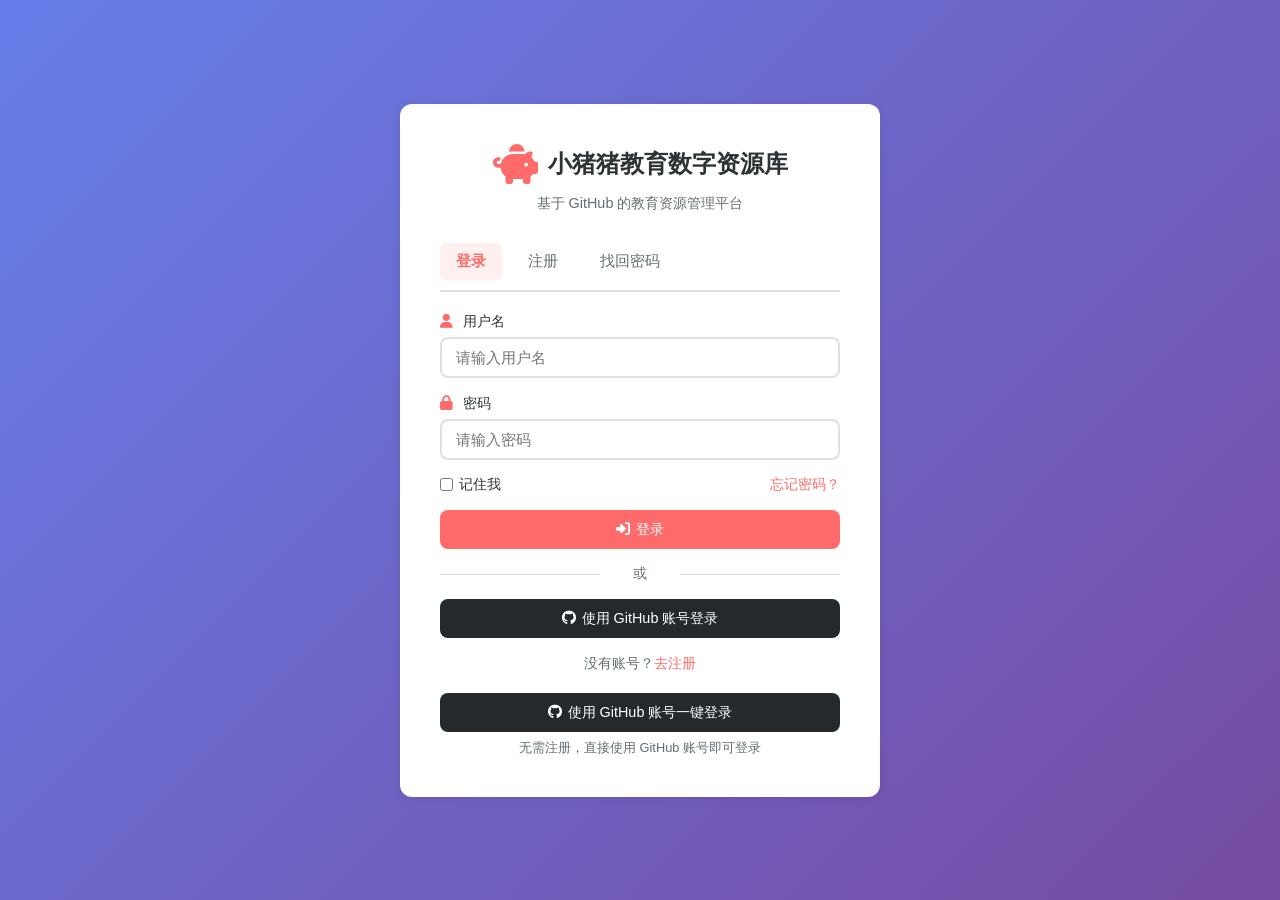
<file: index.html>
<!DOCTYPE html>
<html lang="zh-CN" data-theme="light">
<head>
    <meta charset="UTF-8">
    <meta name="viewport" content="width=device-width, initial-scale=1.0">
    <title>小猪猪教育数字资源库</title>
    <link rel="stylesheet" href="assets/style.css">
    <link rel="stylesheet" href="https://cdnjs.cloudflare.com/ajax/libs/font-awesome/6.4.0/css/all.min.css">
</head>
<body>
    <!-- 登录/注册区域 -->
    <div id="auth-area" class="auth-container">
        <div class="auth-card">
            <div class="auth-header">
                <div class="logo">
                    <i class="fas fa-piggy-bank"></i>
                    <h1>小猪猪教育数字资源库</h1>
                </div>
                <p class="subtitle">基于 GitHub 的教育资源管理平台</p>
            </div>
            <div class="auth-tabs">
                <button class="auth-tab active" data-tab="login">登录</button>
                <button class="auth-tab" data-tab="register">注册</button>
                <button class="auth-tab" data-tab="forgot">找回密码</button>
            </div>

            <!-- 登录表单 -->
            <form id="login-form" class="auth-form active">
                <div class="form-group">
                    <label><i class="fas fa-user"></i> 用户名</label>
                    <input type="text" id="login-username" placeholder="请输入用户名" required>
                </div>
                <div class="form-group">
                    <label><i class="fas fa-lock"></i> 密码</label>
                    <input type="password" id="login-password" placeholder="请输入密码" required>
                </div>
                <div class="form-options">
                    <label class="remember"><input type="checkbox" id="remember-me"> 记住我</label>
                    <a href="#" onclick="switchTab('forgot')">忘记密码？</a>
                </div>
                <button type="submit" class="btn btn-primary btn-block">
                    <i class="fas fa-sign-in-alt"></i> 登录
                </button>
                <div class="divider"><span>或</span></div>
                <button type="button" class="btn btn-github btn-block" onclick="githubLogin()">
                    <i class="fab fa-github"></i> 使用 GitHub 账号登录
                </button>
                <p class="form-footer">没有账号？<a href="#" onclick="switchTab('register')">去注册</a></p>
            </form>

            <!-- 注册表单 -->
            <form id="register-form" class="auth-form">
                <div class="form-group">
                    <label><i class="fas fa-user"></i> 用户名</label>
                    <input type="text" id="reg-username" placeholder="请输入用户名" required>
                </div>
                <div class="form-group">
                    <label><i class="fas fa-phone"></i> 手机号</label>
                    <input type="tel" id="reg-phone" placeholder="请输入手机号" required>
                </div>
                <div class="form-group captcha-group">
                    <label><i class="fas fa-shield-alt"></i> 验证码</label>
                    <div class="captcha-input">
                        <input type="text" id="reg-captcha" placeholder="请输入验证码" required>
                        <button type="button" class="btn btn-outline" id="send-captcha" onclick="sendCaptcha()">获取验证码</button>
                    </div>
                </div>
                <div class="form-group">
                    <label><i class="fas fa-lock"></i> 密码</label>
                    <input type="password" id="reg-password" placeholder="请输入密码" required>
                </div>
                <div class="form-group">
                    <label><i class="fas fa-lock"></i> 确认密码</label>
                    <input type="password" id="reg-confirm" placeholder="请再次输入密码" required>
                </div>
                <div class="form-group">
                    <label><i class="fas fa-ticket-alt"></i> 邀请码（可选）</label>
                    <input type="text" id="reg-invite" placeholder="请输入邀请码">
                </div>
                <button type="submit" class="btn btn-primary btn-block">
                    <i class="fas fa-user-plus"></i> 注册
                </button>
                <p class="form-footer">已有账号？<a href="#" onclick="switchTab('login')">去登录</a></p>
            </form>

            <!-- 找回密码表单 -->
            <form id="forgot-form" class="auth-form">
                <div class="form-group">
                    <label><i class="fas fa-user"></i> 用户名</label>
                    <input type="text" id="forgot-username" placeholder="请输入用户名" required>
                </div>
                <div class="form-group">
                    <label><i class="fas fa-phone"></i> 手机号</label>
                    <input type="tel" id="forgot-phone" placeholder="请输入注册手机号" required>
                </div>
                <div class="form-group captcha-group">
                    <label><i class="fas fa-shield-alt"></i> 验证码</label>
                    <div class="captcha-input">
                        <input type="text" id="forgot-captcha" placeholder="请输入验证码" required>
                        <button type="button" class="btn btn-outline" id="send-forgot-captcha" onclick="sendForgotCaptcha()">获取验证码</button>
                    </div>
                </div>
                <div class="form-group">
                    <label><i class="fas fa-lock"></i> 新密码</label>
                    <input type="password" id="forgot-new-password" placeholder="请输入新密码" required>
                </div>
                <div class="form-group">
                    <label><i class="fas fa-lock"></i> 确认新密码</label>
                    <input type="password" id="forgot-confirm" placeholder="请再次输入新密码" required>
                </div>
                <button type="submit" class="btn btn-primary btn-block">
                    <i class="fas fa-key"></i> 重置密码
                </button>
                <p class="form-footer"><a href="#" onclick="switchTab('login')">返回登录</a></p>
            </form>

            <!-- GitHub 登录入口 -->
            <div class="github-login-section">
                <button class="btn btn-github btn-block" onclick="githubLogin()">
                    <i class="fab fa-github"></i> 使用 GitHub 账号一键登录
                </button>
                <p class="github-hint">无需注册，直接使用 GitHub 账号即可登录</p>
            </div>
        </div>
    </div>

    <!-- 主应用区域 -->
    <div id="app-area" class="app-container" style="display:none;">
        <!-- 顶部导航 -->
        <header class="app-header">
            <div class="header-left">
                <div class="logo-small">
                    <i class="fas fa-piggy-bank"></i>
                    <span>小猪猪教育数字资源库</span>
                </div>
            </div>
            <div class="header-center">
                <!-- 公告横幅 -->
                <div id="announcement-banner" class="announcement-banner">
                    <div class="banner-content"></div>
                    <button class="banner-close" onclick="closeBanner()"><i class="fas fa-times"></i></button>
                </div>
            </div>
            <div class="header-right">
                <div class="search-box">
                    <i class="fas fa-search"></i>
                    <input type="text" id="search-input" placeholder="搜索资源..." oninput="performSearch()">
                    <div id="search-results" class="search-results"></div>
                </div>
                <div class="user-info">
                    <span class="vip-badge" id="vip-badge">免费版</span>
                    <span class="points-badge"><i class="fas fa-coins"></i> <span id="points-display">0</span> 秒点</span>
                    <div class="user-dropdown">
                        <span class="username" id="username-display"></span>
                        <i class="fas fa-chevron-down"></i>
                        <div class="dropdown-menu">
                            <a href="#" onclick="navigateTo('purchase')"><i class="fas fa-shopping-cart"></i> 购买中心</a>
                            <a href="#" onclick="navigateTo('orders')"><i class="fas fa-receipt"></i> 我的订单</a>
                            <a href="#" onclick="navigateTo('profile')"><i class="fas fa-user-circle"></i> 个人中心</a>
                            <div class="divider"></div>
                            <a href="#" onclick="logout()"><i class="fas fa-sign-out-alt"></i> 退出登录</a>
                        </div>
                    </div>
                </div>
                <button class="btn-icon" onclick="toggleNightMode()" title="夜间模式">
                    <i class="fas fa-moon" id="night-icon"></i>
                </button>
            </div>
        </header>

        <!-- 侧边栏 -->
        <aside class="sidebar">
            <nav class="nav-menu">
                <a href="#" class="nav-item active" data-page="home" onclick="navigateTo('home')">
                    <i class="fas fa-home"></i> <span>首页</span>
                </a>
                <a href="#" class="nav-item" data-page="purchase" onclick="navigateTo('purchase')">
                    <i class="fas fa-crown"></i> <span>购买中心</span>
                </a>
                <a href="#" class="nav-item" data-page="orders" onclick="navigateTo('orders')">
                    <i class="fas fa-list-alt"></i> <span>我的订单</span>
                </a>
                <a href="#" class="nav-item" data-page="profile" onclick="navigateTo('profile')">
                    <i class="fas fa-user-cog"></i> <span>个人中心</span>
                </a>
                <a href="#" class="nav-item" data-page="favorites" onclick="navigateTo('favorites')">
                    <i class="fas fa-heart"></i> <span>我的收藏</span>
                </a>
                <a href="#" class="nav-item" data-page="groups" onclick="navigateTo('groups')">
                    <i class="fas fa-users"></i> <span>学习小组</span>
                </a>
                <a href="#" class="nav-item" data-page="tasks" onclick="navigateTo('tasks')">
                    <i class="fas fa-tasks"></i> <span>积分任务</span>
                </a>
                <a href="#" class="nav-item" data-page="notifications" onclick="navigateTo('notifications')">
                    <i class="fas fa-bell"></i> <span>消息通知</span>
                    <span class="badge" id="notif-badge" style="display:none;">0</span>
                </a>
            </nav>

            <!-- AI 推荐 -->
            <div class="ai-recommend">
                <h4><i class="fas fa-robot"></i> AI 推荐</h4>
                <div id="recommend-list" class="recommend-list"></div>
            </div>

            <!-- 下载队列 -->
            <div class="download-queue">
                <h4><i class="fas fa-download"></i> 下载队列 <span id="queue-count">0</span></h4>
                <div id="queue-list" class="queue-list"></div>
            </div>
        </aside>

        <!-- 主内容区 -->
        <main class="main-content">
            <!-- 首页 -->
            <div id="page-home" class="page active">
                <div class="page-header">
                    <h2><i class="fas fa-folder-open"></i> 资源列表</h2>
                    <div class="breadcrumb" id="breadcrumb"></div>
                </div>
                <div class="file-tabs">
                    <button class="file-tab active" data-source="all" onclick="switchFileSource('all')">全部</button>
                    <button class="file-tab" data-source="repo" onclick="switchFileSource('repo')">仓库文件</button>
                    <button class="file-tab" data-source="release" onclick="switchFileSource('release')">Release附件</button>
                </div>
                <div class="file-list" id="file-list"></div>
                <div class="releases-section">
                    <h3><i class="fas fa-tag"></i> Releases</h3>
                    <div id="releases-list" class="releases-list"></div>
                </div>
                <div class="tags-section">
                    <h3><i class="fas fa-tags"></i> Tags</h3>
                    <div id="tags-list" class="tags-list"></div>
                </div>
            </div>

            <!-- 购买中心 -->
            <div id="page-purchase" class="page">
                <div class="page-header">
                    <h2><i class="fas fa-crown"></i> 购买中心</h2>
                </div>
                <div class="purchase-tabs">
                    <button class="purchase-tab active" data-tab="vip" onclick="switchPurchaseTab('vip')">升级会员</button>
                    <button class="purchase-tab" data-tab="points" onclick="switchPurchaseTab('points')">增购秒点</button>
                    <button class="purchase-tab" data-tab="coupon" onclick="switchPurchaseTab('coupon')">选购卡券</button>
                </div>
                <div id="purchase-content"></div>
            </div>

            <!-- 我的订单 -->
            <div id="page-orders" class="page">
                <div class="page-header">
                    <h2><i class="fas fa-list-alt"></i> 我的订单</h2>
                </div>
                <div id="orders-list"></div>
            </div>

            <!-- 个人中心 -->
            <div id="page-profile" class="page">
                <div class="page-header">
                    <h2><i class="fas fa-user-cog"></i> 个人中心</h2>
                </div>
                <div class="profile-tabs">
                    <button class="profile-tab active" data-tab="invite" onclick="switchProfileTab('invite')">邀请返利</button>
                    <button class="profile-tab" data-tab="progress" onclick="switchProfileTab('progress')">学习进度</button>
                    <button class="profile-tab" data-tab="favorites" onclick="switchProfileTab('favorites')">收藏夹</button>
                    <button class="profile-tab" data-tab="dashboard" onclick="switchProfileTab('dashboard')">数据看板</button>
                    <button class="profile-tab" data-tab="settings" onclick="switchProfileTab('settings')">设置</button>
                    <button class="profile-tab" data-tab="bookmarks" onclick="switchProfileTab('bookmarks')">书签</button>
                    <button class="profile-tab" data-tab="renewal" onclick="switchProfileTab('renewal')">自动续费</button>
                </div>
                <div id="profile-content"></div>
            </div>

            <!-- 收藏 -->
            <div id="page-favorites" class="page">
                <div class="page-header">
                    <h2><i class="fas fa-heart"></i> 我的收藏</h2>
                </div>
                <div id="favorites-content"></div>
            </div>

            <!-- 学习小组 -->
            <div id="page-groups" class="page">
                <div class="page-header">
                    <h2><i class="fas fa-users"></i> 学习小组</h2>
                    <button class="btn btn-primary" onclick="createGroup()"><i class="fas fa-plus"></i> 创建小组</button>
                </div>
                <div id="groups-list"></div>
            </div>

            <!-- 积分任务 -->
            <div id="page-tasks" class="page">
                <div class="page-header">
                    <h2><i class="fas fa-tasks"></i> 积分任务中心</h2>
                    <span class="points-total">当前积分：<strong id="total-points">0</strong></span>
                </div>
                <div id="tasks-list"></div>
                <div class="exchange-section">
                    <h3>积分兑换</h3>
                    <div id="exchange-list"></div>
                </div>
            </div>

            <!-- 消息通知 -->
            <div id="page-notifications" class="page">
                <div class="page-header">
                    <h2><i class="fas fa-bell"></i> 消息通知</h2>
                    <button class="btn btn-outline" onclick="markAllRead()">全部标记为已读</button>
                </div>
                <div id="notifications-list"></div>
            </div>
        </main>
    </div>

    <!-- 在线查看器 -->
    <div id="viewer-modal" class="modal">
        <div class="modal-content viewer-content">
            <div class="modal-header">
                <h3 id="viewer-title"></h3>
                <button class="modal-close" onclick="closeViewer()">&times;</button>
            </div>
            <div class="modal-body">
                <div id="viewer-container"></div>
                <div class="ai-panel">
                    <h4><i class="fas fa-robot"></i> AI 问答</h4>
                    <div class="ai-actions">
                        <button class="btn btn-outline" onclick="screenshotQuestion()">
                            <i class="fas fa-camera"></i> 截图提问
                        </button>
                        <button class="btn btn-outline" onclick="voiceQuestion()">
                            <i class="fas fa-microphone"></i> 语音提问
                        </button>
                    </div>
                    <div class="ai-chat" id="ai-chat"></div>
                </div>
            </div>
        </div>
    </div>

    <!-- SMS 验证弹窗 -->
    <div id="sms-modal" class="modal">
        <div class="modal-content sms-content">
            <h3>短信验证</h3>
            <p>手机号：<span id="sms-phone"></span></p>
            <div class="captcha-input">
                <input type="text" id="sms-code" placeholder="请输入验证码">
                <button class="btn btn-primary" id="send-sms" onclick="sendSMS()">获取验证码</button>
            </div>
            <div class="modal-actions">
                <button class="btn btn-primary" onclick="verifySMS()">确认</button>
                <button class="btn btn-outline" onclick="closeSMSModal()">取消</button>
            </div>
        </div>
    </div>

    <!-- 评价弹窗 -->
    <div id="review-modal" class="modal">
        <div class="modal-content">
            <h3>评价资源</h3>
            <div class="rating-input">
                <span class="star" data-rating="1">★</span>
                <span class="star" data-rating="2">★</span>
                <span class="star" data-rating="3">★</span>
                <span class="star" data-rating="4">★</span>
                <span class="star" data-rating="5">★</span>
            </div>
            <textarea id="review-text" placeholder="写下你的评价..."></textarea>
            <div class="modal-actions">
                <button class="btn btn-primary" onclick="submitReview()">提交</button>
                <button class="btn btn-outline" onclick="closeReviewModal()">取消</button>
            </div>
        </div>
    </div>

    <!-- 订单确认弹窗 -->
    <div id="order-modal" class="modal">
        <div class="modal-content order-content">
            <h3>订单确认</h3>
            <div id="order-details"></div>
            <div class="form-group">
                <label>优惠码（可选）</label>
                <input type="text" id="coupon-code" placeholder="请输入优惠码">
                <button class="btn btn-outline btn-sm" onclick="applyCoupon()">应用</button>
            </div>
            <div class="form-group">
                <label>付款凭证</label>
                <input type="file" id="payment-proof" accept="image/*">
            </div>
            <div class="modal-actions">
                <button class="btn btn-primary" onclick="submitOrder()">提交订单</button>
                <button class="btn btn-outline" onclick="closeOrderModal()">取消</button>
            </div>
        </div>
    </div>

    <script src="assets/config.js"></script>
    <script src="assets/init.js"></script>
    <script src="assets/storage.js"></script>
    <script src="assets/auth.js"></script>
    <script src="assets/github-api.js"></script>
    <script src="assets/app.js"></script>
</body>
</html>
</file>
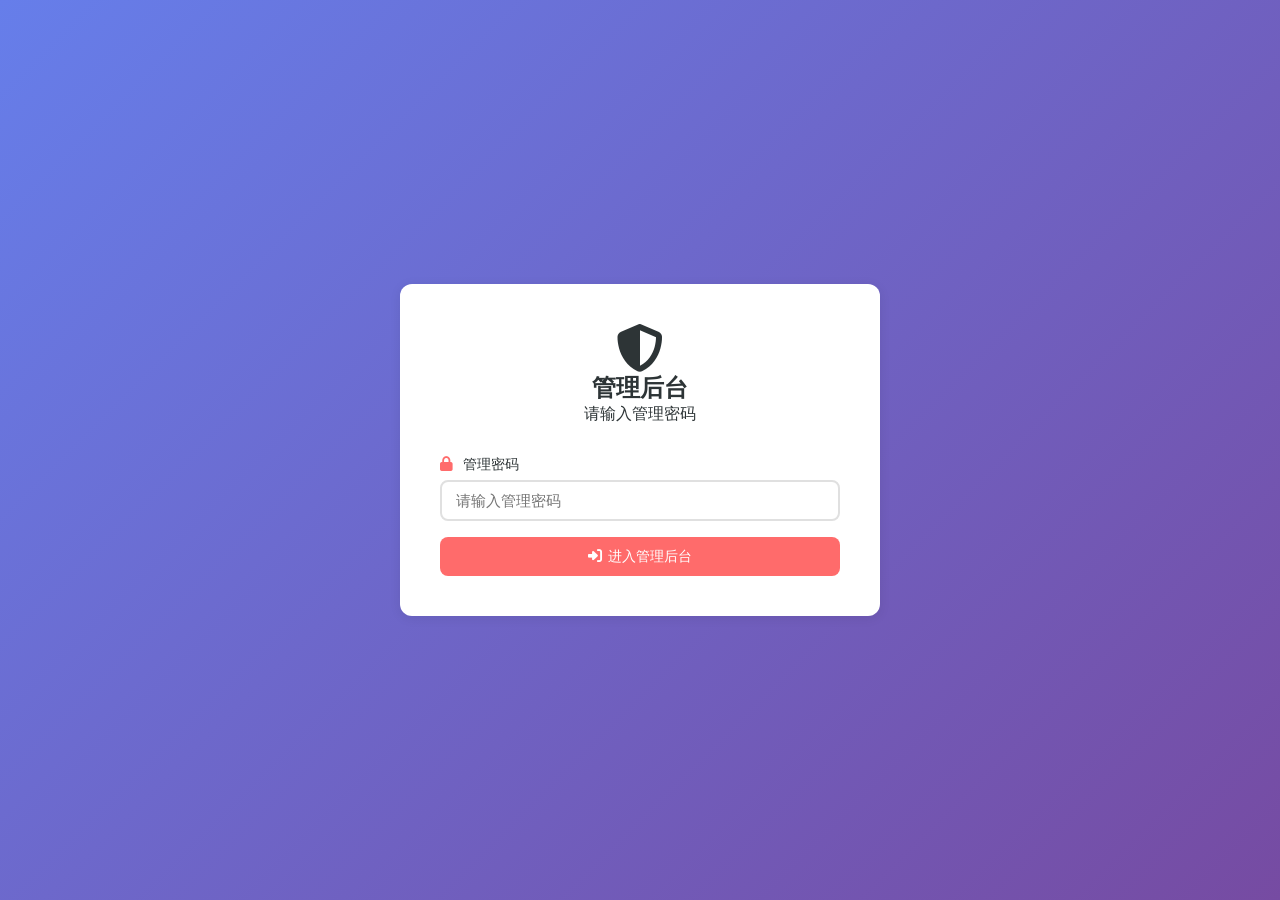
<file: admin.html>
<!DOCTYPE html>
<html lang="zh-CN">
<head>
    <meta charset="UTF-8">
    <meta name="viewport" content="width=device-width, initial-scale=1.0">
    <title>管理后台 - 小猪猪教育数字资源库</title>
    <link rel="stylesheet" href="assets/style.css">
    <link rel="stylesheet" href="https://cdnjs.cloudflare.com/ajax/libs/font-awesome/6.4.0/css/all.min.css">
</head>
<body>
    <!-- 密码验证页 -->
    <div id="admin-auth" class="auth-container">
        <div class="auth-card">
            <div class="auth-header">
                <i class="fas fa-shield-alt fa-3x"></i>
                <h1>管理后台</h1>
                <p>请输入管理密码</p>
            </div>
            <form id="admin-login-form">
                <div class="form-group">
                    <label><i class="fas fa-lock"></i> 管理密码</label>
                    <input type="password" id="admin-password" placeholder="请输入管理密码" required>
                </div>
                <button type="submit" class="btn btn-primary btn-block">
                    <i class="fas fa-sign-in-alt"></i> 进入管理后台
                </button>
            </form>
        </div>
    </div>

    <!-- 管理后台主界面 -->
    <div id="admin-app" class="admin-container" style="display:none;">
        <!-- 侧边栏 -->
        <aside class="admin-sidebar">
            <div class="admin-logo">
                <i class="fas fa-piggy-bank"></i>
                <span>管理后台</span>
            </div>
            <nav class="admin-nav">
                <a href="#" class="admin-nav-item active" data-page="token" onclick="switchAdminPage('token')">
                    <i class="fab fa-github"></i> <span>GitHub Token</span>
                </a>
                <a href="#" class="admin-nav-item" data-page="files" onclick="switchAdminPage('files')">
                    <i class="fas fa-folder"></i> <span>主仓库文件</span>
                </a>
                <a href="#" class="admin-nav-item" data-page="share-files" onclick="switchAdminPage('share-files')">
                    <i class="fas fa-share-alt"></i> <span>分享仓库文件</span>
                </a>
                <a href="#" class="admin-nav-item" data-page="issues" onclick="switchAdminPage('issues')">
                    <i class="fas fa-exclamation-circle"></i> <span>Issue管理</span>
                </a>
                <a href="#" class="admin-nav-item" data-page="users" onclick="switchAdminPage('users')">
                    <i class="fas fa-users-cog"></i> <span>用户权限</span>
                </a>
                <a href="#" class="admin-nav-item" data-page="packages" onclick="switchAdminPage('packages')">
                    <i class="fas fa-box"></i> <span>套餐管理</span>
                </a>
                <a href="#" class="admin-nav-item" data-page="coupons" onclick="switchAdminPage('coupons')">
                    <i class="fas fa-ticket-alt"></i> <span>优惠券</span>
                </a>
                <a href="#" class="admin-nav-item" data-page="approvals" onclick="switchAdminPage('approvals')">
                    <i class="fas fa-check-circle"></i> <span>订单审批</span>
                </a>
                <a href="#" class="admin-nav-item" data-page="orders" onclick="switchAdminPage('orders')">
                    <i class="fas fa-receipt"></i> <span>订单记录</span>
                </a>
                <a href="#" class="admin-nav-item" data-page="quotas" onclick="switchAdminPage('quotas')">
                    <i class="fas fa-chart-pie"></i> <span>用户额度</span>
                </a>
                <a href="#" class="admin-nav-item" data-page="refunds" onclick="switchAdminPage('refunds')">
                    <i class="fas fa-undo"></i> <span>退款审批</span>
                </a>
                <a href="#" class="admin-nav-item" data-page="announcements" onclick="switchAdminPage('announcements')">
                    <i class="fas fa-bullhorn"></i> <span>公告管理</span>
                </a>
                <a href="#" class="admin-nav-item" data-page="traffic" onclick="switchAdminPage('traffic')">
                    <i class="fas fa-chart-line"></i> <span>流量统计</span>
                </a>
                <a href="#" class="admin-nav-item" data-page="visitors" onclick="switchAdminPage('visitors')">
                    <i class="fas fa-eye"></i> <span>访问统计</span>
                </a>
            </nav>
            <div class="admin-footer">
                <a href="index.html"><i class="fas fa-arrow-left"></i> 返回前台</a>
                <button class="btn btn-outline btn-sm" onclick="adminLogout()"><i class="fas fa-sign-out-alt"></i> 退出</button>
            </div>
        </aside>

        <!-- 主内容 -->
        <main class="admin-main">
            <header class="admin-header">
                <h1 id="admin-page-title">GitHub Token 配置</h1>
            </header>

            <div class="admin-content">
                <!-- Token 配置 -->
                <div id="admin-page-token" class="admin-page active">
                    <div class="card">
                        <h3>GitHub 个人访问令牌</h3>
                        <div class="form-group">
                            <label>Token</label>
                            <input type="password" id="github-token" placeholder="ghp_xxxxxxxxxxxxxxxxxxxx">
                        </div>
                        <button class="btn btn-primary" onclick="saveToken()">保存</button>
                    </div>
                    <div class="card">
                        <h3>仓库配置</h3>
                        <div class="form-group">
                            <label>主仓库 (owner/repo)</label>
                            <input type="text" id="main-repo" placeholder="username/main-repo">
                        </div>
                        <div class="form-group">
                            <label>分享仓库 (owner/repo)</label>
                            <input type="text" id="share-repo" placeholder="username/Every-day-Share">
                        </div>
                        <button class="btn btn-primary" onclick="saveRepoConfig()">保存配置</button>
                    </div>
                </div>

                <!-- 文件管理 -->
                <div id="admin-page-files" class="admin-page">
                    <div class="file-manager" id="file-manager"></div>
                </div>

                <!-- 分享仓库文件 -->
                <div id="admin-page-share-files" class="admin-page">
                    <div class="file-manager" id="share-file-manager"></div>
                </div>

                <!-- Issue 管理 -->
                <div id="admin-page-issues" class="admin-page">
                    <div id="issues-container"></div>
                </div>

                <!-- 用户权限 -->
                <div id="admin-page-users" class="admin-page">
                    <div class="card">
                        <input type="text" id="user-search" placeholder="搜索用户名..." oninput="loadUsers()">
                    </div>
                    <div id="users-table"></div>
                </div>

                <!-- 套餐管理 -->
                <div id="admin-page-packages" class="admin-page">
                    <div class="tabs">
                        <button class="tab active" onclick="switchPackageTab('vip')">会员套餐</button>
                        <button class="tab" onclick="switchPackageTab('points')">秒点包</button>
                    </div>
                    <div id="packages-content"></div>
                </div>

                <!-- 优惠券 -->
                <div id="admin-page-coupons" class="admin-page">
                    <button class="btn btn-primary" onclick="showCouponForm()"><i class="fas fa-plus"></i> 新建优惠券</button>
                    <div id="coupons-table"></div>
                </div>

                <!-- 订单审批 -->
                <div id="admin-page-approvals" class="admin-page">
                    <div id="approvals-table"></div>
                </div>

                <!-- 订单记录 -->
                <div id="admin-page-orders" class="admin-page">
                    <div id="orders-record-table"></div>
                </div>

                <!-- 用户额度 -->
                <div id="admin-page-quotas" class="admin-page">
                    <div id="quotas-table"></div>
                </div>

                <!-- 退款审批 -->
                <div id="admin-page-refunds" class="admin-page">
                    <div id="refunds-table"></div>
                </div>

                <!-- 公告管理 -->
                <div id="admin-page-announcements" class="admin-page">
                    <button class="btn btn-primary" onclick="showAnnouncementForm()"><i class="fas fa-plus"></i> 新建公告</button>
                    <div id="announcements-table"></div>
                </div>

                <!-- 流量统计 -->
                <div id="admin-page-traffic" class="admin-page">
                    <div id="traffic-table"></div>
                </div>

                <!-- 访问统计 -->
                <div id="admin-page-visitors" class="admin-page">
                    <div id="visitors-stats"></div>
                </div>
            </div>
        </main>
    </div>

    <!-- 弹窗容器 -->
    <div id="admin-modal" class="modal">
        <div class="modal-content">
            <div class="modal-header">
                <h3 id="modal-title"></h3>
                <button class="modal-close" onclick="closeAdminModal()">&times;</button>
            </div>
            <div class="modal-body" id="modal-body"></div>
        </div>
    </div>

    <script src="assets/config.js"></script>
    <script src="assets/init.js"></script>
    <script src="assets/storage.js"></script>
    <script src="assets/github-api.js"></script>
    <script src="assets/admin.js"></script>
</body>
</html>
</file>
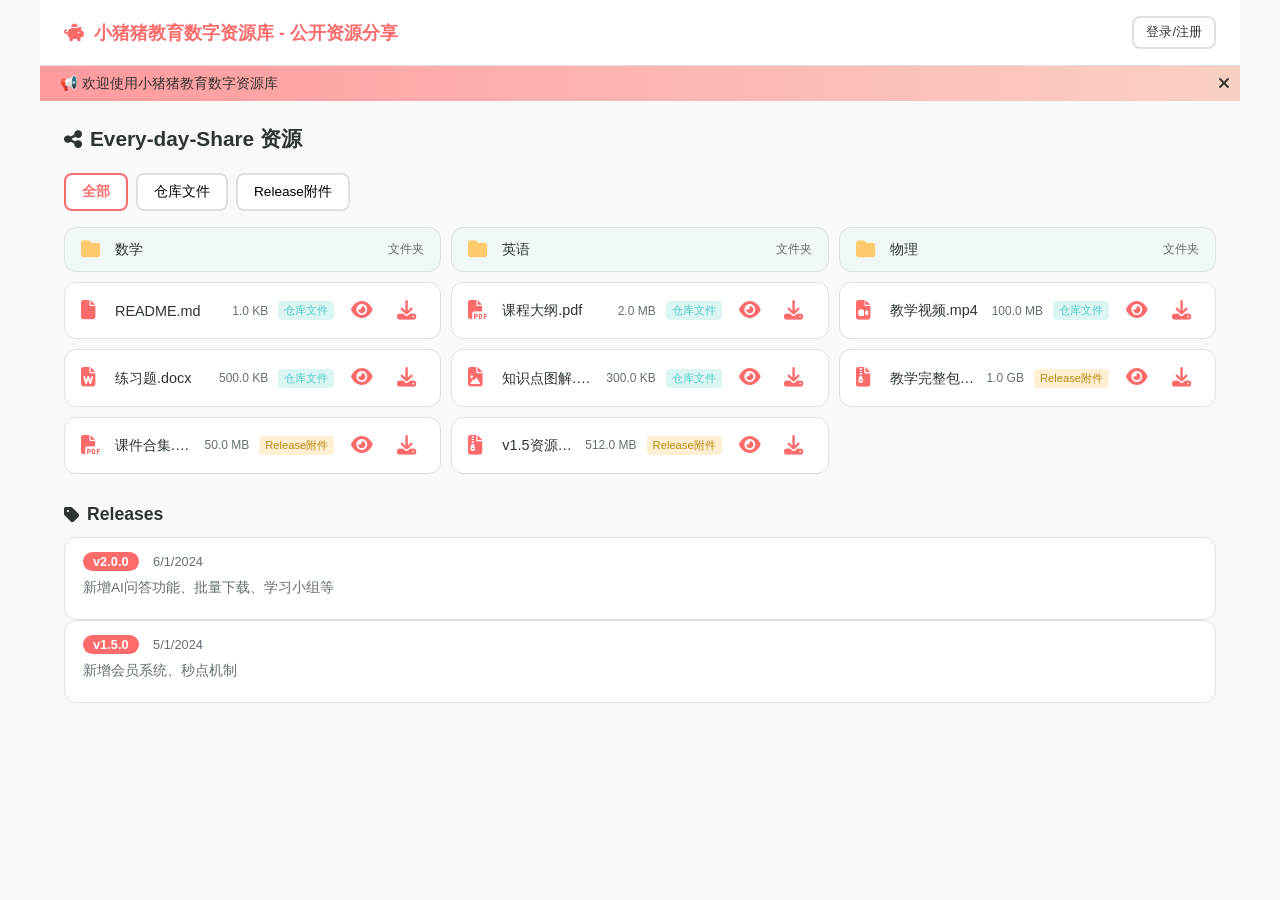
<file: share.html>
<!DOCTYPE html>
<html lang="zh-CN" data-theme="light">
<head>
    <meta charset="UTF-8">
    <meta name="viewport" content="width=device-width, initial-scale=1.0">
    <title>公开资源分享 - 小猪猪教育数字资源库</title>
    <link rel="stylesheet" href="assets/style.css">
    <link rel="stylesheet" href="https://cdnjs.cloudflare.com/ajax/libs/font-awesome/6.4.0/css/all.min.css">
</head>
<body>
    <div class="share-container">
        <header class="share-header">
            <div class="logo">
                <i class="fas fa-piggy-bank"></i>
                <span>小猪猪教育数字资源库 - 公开资源分享</span>
            </div>
            <a href="index.html" class="btn btn-outline btn-sm">登录/注册</a>
        </header>

        <!-- 公告横幅 -->
        <div id="announcement-banner" class="announcement-banner">
            <div class="banner-content"></div>
            <button class="banner-close" onclick="closeBanner()"><i class="fas fa-times"></i></button>
        </div>

        <main class="share-main">
            <div class="page-header">
                <h2><i class="fas fa-share-alt"></i> Every-day-Share 资源</h2>
            </div>

            <div class="file-tabs">
                <button class="file-tab active" data-source="all" onclick="switchFileSource('all')">全部</button>
                <button class="file-tab" data-source="repo" onclick="switchFileSource('repo')">仓库文件</button>
                <button class="file-tab" data-source="release" onclick="switchFileSource('release')">Release附件</button>
            </div>

            <div class="file-list" id="share-file-list"></div>

            <div class="releases-section">
                <h3><i class="fas fa-tag"></i> Releases</h3>
                <div id="share-releases-list"></div>
            </div>
        </main>
    </div>

    <!-- 预览弹窗 -->
    <div id="preview-modal" class="modal">
        <div class="modal-content viewer-content">
            <div class="modal-header">
                <h3 id="preview-title"></h3>
                <button class="modal-close" onclick="closePreview()">&times;</button>
            </div>
            <div class="modal-body">
                <div id="preview-container"></div>
            </div>
        </div>
    </div>

    <script src="assets/config.js"></script>
    <script src="assets/init.js"></script>
    <script src="assets/storage.js"></script>
    <script src="assets/github-api.js"></script>
    <script src="assets/share.js"></script>
</body>
</html>
</file>
<file: assets/style.css>
/* 小猪猪教育数字资源库 - 主样式 */

:root {
    --primary: #FF6B6B;
    --primary-dark: #ee5a24;
    --secondary: #4ECDC4;
    --bg-light: #ffffff;
    --bg-dark: #1a1a2e;
    --surface: #f8f9fa;
    --surface-dark: #16213e;
    --text: #2d3436;
    --text-dark: #eaeaea;
    --text-muted: #636e72;
    --border: #e0e0e0;
    --border-dark: #2d3436;
    --success: #00b894;
    --warning: #fdcb6e;
    --danger: #e17055;
    --info: #0984e3;
    --radius: 12px;
    --shadow: 0 2px 12px rgba(0,0,0,0.08);
    --shadow-dark: 0 2px 12px rgba(0,0,0,0.3);
    --font-size-base: 16px;
}

* {
    margin: 0;
    padding: 0;
    box-sizing: border-box;
}

body {
    font-family: 'WenQuanYi Micro Hei', -apple-system, BlinkMacSystemFont, 'Segoe UI', Roboto, sans-serif;
    font-size: var(--font-size-base);
    background: var(--surface);
    color: var(--text);
    transition: background 0.3s, color 0.3s;
    min-height: 100vh;
}

[data-theme="dark"] {
    --bg-light: var(--bg-dark);
    --surface: var(--surface-dark);
    --text: var(--text-dark);
    --border: var(--border-dark);
    --shadow: var(--shadow-dark);
}

/* ===== 认证页面 ===== */
.auth-container {
    display: flex;
    align-items: center;
    justify-content: center;
    min-height: 100vh;
    background: linear-gradient(135deg, #667eea 0%, #764ba2 100%);
    padding: 20px;
}

.auth-card {
    background: var(--bg-light);
    border-radius: var(--radius);
    padding: 40px;
    box-shadow: var(--shadow);
    width: 100%;
    max-width: 480px;
    max-height: 90vh;
    overflow-y: auto;
}

.auth-header {
    text-align: center;
    margin-bottom: 30px;
}

.auth-header .logo {
    display: flex;
    align-items: center;
    justify-content: center;
    gap: 10px;
    margin-bottom: 10px;
}

.auth-header .logo i {
    font-size: 2.5rem;
    color: var(--primary);
}

.auth-header h1 {
    font-size: 1.5rem;
    color: var(--text);
}

.auth-header .subtitle {
    color: var(--text-muted);
    font-size: 0.9rem;
}

.auth-tabs {
    display: flex;
    gap: 10px;
    margin-bottom: 20px;
    border-bottom: 2px solid var(--border);
    padding-bottom: 10px;
}

.auth-tab {
    background: none;
    border: none;
    padding: 8px 16px;
    cursor: pointer;
    color: var(--text-muted);
    font-size: 0.95rem;
    border-radius: 6px;
    transition: all 0.2s;
}

.auth-tab.active {
    color: var(--primary);
    font-weight: 600;
    background: rgba(255, 107, 107, 0.1);
}

.auth-form {
    display: none;
}

.auth-form.active {
    display: block;
}

.form-group {
    margin-bottom: 16px;
}

.form-group label {
    display: block;
    margin-bottom: 6px;
    font-weight: 500;
    color: var(--text);
    font-size: 0.9rem;
}

.form-group label i {
    margin-right: 6px;
    color: var(--primary);
}

.form-group input,
.form-group select,
.form-group textarea {
    width: 100%;
    padding: 10px 14px;
    border: 2px solid var(--border);
    border-radius: 8px;
    font-size: 0.95rem;
    background: var(--bg-light);
    color: var(--text);
    transition: border-color 0.2s;
}

.form-group input:focus,
.form-group select:focus,
.form-group textarea:focus {
    outline: none;
    border-color: var(--primary);
}

.captcha-group .captcha-input {
    display: flex;
    gap: 10px;
}

.captcha-input button {
    white-space: nowrap;
    min-width: 110px;
}

.form-options {
    display: flex;
    justify-content: space-between;
    align-items: center;
    margin-bottom: 16px;
    font-size: 0.85rem;
}

.form-options a {
    color: var(--primary);
    text-decoration: none;
}

.remember {
    display: flex;
    align-items: center;
    gap: 6px;
    cursor: pointer;
}

.form-footer {
    text-align: center;
    margin-top: 16px;
    font-size: 0.9rem;
    color: var(--text-muted);
}

.form-footer a {
    color: var(--primary);
    text-decoration: none;
}

.divider {
    text-align: center;
    margin: 16px 0;
    position: relative;
    color: var(--text-muted);
    font-size: 0.85rem;
}

.divider::before,
.divider::after {
    content: '';
    position: absolute;
    top: 50%;
    width: 40%;
    height: 1px;
    background: var(--border);
}

.divider::before { left: 0; }
.divider::after { right: 0; }

/* ===== GitHub 登录 ===== */
.github-login-section {
    margin-top: 20px;
}

.github-hint {
    text-align: center;
    color: var(--text-muted);
    font-size: 0.8rem;
    margin-top: 8px;
}

.btn-github {
    background: #24292e;
    color: white;
    border: none;
}

.btn-github:hover {
    background: #1a1e22;
}

/* ===== 按钮 ===== */
.btn {
    display: inline-flex;
    align-items: center;
    justify-content: center;
    gap: 6px;
    padding: 10px 20px;
    border: none;
    border-radius: 8px;
    font-size: 0.9rem;
    cursor: pointer;
    transition: all 0.2s;
    text-decoration: none;
    font-weight: 500;
}

.btn-primary {
    background: var(--primary);
    color: white;
}

.btn-primary:hover {
    background: var(--primary-dark);
    transform: translateY(-1px);
    box-shadow: 0 4px 12px rgba(255, 107, 107, 0.3);
}

.btn-outline {
    background: transparent;
    border: 2px solid var(--border);
    color: var(--text);
}

.btn-outline:hover {
    border-color: var(--primary);
    color: var(--primary);
}

.btn-success { background: var(--success); color: white; }
.btn-danger { background: var(--danger); color: white; }
.btn-sm { padding: 6px 12px; font-size: 0.8rem; }
.btn-block { width: 100%; }

.btn-icon {
    background: none;
    border: none;
    padding: 6px;
    cursor: pointer;
    color: var(--text-muted);
    border-radius: 6px;
    transition: all 0.2s;
    font-size: 0.95rem;
}

.btn-icon:hover {
    background: rgba(255, 107, 107, 0.1);
    color: var(--primary);
}

/* ===== 主应用布局 ===== */
.app-container {
    display: flex;
    flex-direction: column;
    height: 100vh;
    overflow: hidden;
}

.app-header {
    display: flex;
    align-items: center;
    justify-content: space-between;
    padding: 10px 20px;
    background: var(--bg-light);
    border-bottom: 1px solid var(--border);
    box-shadow: var(--shadow);
    z-index: 100;
}

.logo-small {
    display: flex;
    align-items: center;
    gap: 8px;
    font-weight: 600;
    color: var(--primary);
}

.logo-small i { font-size: 1.5rem; }

.header-center {
    flex: 1;
    max-width: 500px;
    margin: 0 20px;
}

.header-right {
    display: flex;
    align-items: center;
    gap: 15px;
}

.search-box {
    position: relative;
}

.search-box input {
    padding: 8px 14px 8px 36px;
    border: 2px solid var(--border);
    border-radius: 20px;
    width: 220px;
    background: var(--bg-light);
    color: var(--text);
}

.search-box > i {
    position: absolute;
    left: 12px;
    top: 50%;
    transform: translateY(-50%);
    color: var(--text-muted);
}

.search-results {
    position: absolute;
    top: 100%;
    left: 0;
    right: 0;
    background: var(--bg-light);
    border: 1px solid var(--border);
    border-radius: 8px;
    box-shadow: var(--shadow);
    max-height: 300px;
    overflow-y: auto;
    display: none;
    z-index: 1000;
}

.search-result-item {
    padding: 10px 14px;
    cursor: pointer;
    display: flex;
    align-items: center;
    gap: 8px;
}

.search-result-item:hover {
    background: var(--surface);
}

.search-empty {
    padding: 15px;
    text-align: center;
    color: var(--text-muted);
}

.user-info {
    display: flex;
    align-items: center;
    gap: 10px;
}

.vip-badge {
    padding: 3px 10px;
    border-radius: 12px;
    font-size: 0.75rem;
    font-weight: 600;
    background: rgba(255, 107, 107, 0.1);
    color: var(--primary);
}

.vip-pro { background: rgba(78, 205, 196, 0.2); color: var(--secondary); }
.vip-flagship { background: linear-gradient(135deg, #fdcb6e, #e17055); color: white; }

.points-badge {
    font-size: 0.85rem;
    color: var(--text-muted);
}

.points-badge i { color: var(--warning); }

.user-dropdown {
    display: flex;
    align-items: center;
    gap: 6px;
    cursor: pointer;
    position: relative;
    padding: 4px 8px;
    border-radius: 6px;
}

.user-dropdown:hover {
    background: var(--surface);
}

.dropdown-menu {
    position: absolute;
    top: 100%;
    right: 0;
    background: var(--bg-light);
    border: 1px solid var(--border);
    border-radius: 8px;
    box-shadow: var(--shadow);
    min-width: 160px;
    display: none;
    z-index: 1000;
    padding: 6px;
}

.user-dropdown:hover .dropdown-menu {
    display: block;
}

.dropdown-menu a {
    display: flex;
    align-items: center;
    gap: 8px;
    padding: 8px 12px;
    color: var(--text);
    text-decoration: none;
    border-radius: 6px;
    font-size: 0.9rem;
}

.dropdown-menu a:hover {
    background: var(--surface);
    color: var(--primary);
}

/* ===== 公告横幅 ===== */
.announcement-banner {
    background: linear-gradient(90deg, #ff9a9e 0%, #fad0c4 100%);
    padding: 8px 40px 8px 20px;
    position: relative;
    overflow: hidden;
    white-space: nowrap;
}

.banner-content {
    display: inline-block;
    animation: scrollBanner 20s linear infinite;
}

.banner-item {
    margin-right: 40px;
    font-size: 0.9rem;
    color: #333;
}

@keyframes scrollBanner {
    0% { transform: translateX(100%); }
    100% { transform: translateX(-100%); }
}

.banner-close {
    position: absolute;
    right: 10px;
    top: 50%;
    transform: translateY(-50%);
    background: none;
    border: none;
    cursor: pointer;
    font-size: 1rem;
    color: #333;
}

/* ===== 侧边栏 ===== */
.sidebar {
    width: 240px;
    background: var(--bg-light);
    border-right: 1px solid var(--border);
    padding: 16px 0;
    overflow-y: auto;
    display: flex;
    flex-direction: column;
}

.nav-menu {
    flex: 1;
}

.nav-item {
    display: flex;
    align-items: center;
    gap: 10px;
    padding: 12px 20px;
    color: var(--text-muted);
    text-decoration: none;
    transition: all 0.2s;
    position: relative;
    font-size: 0.9rem;
}

.nav-item:hover {
    background: var(--surface);
    color: var(--primary);
}

.nav-item.active {
    background: rgba(255, 107, 107, 0.1);
    color: var(--primary);
    font-weight: 600;
    border-right: 3px solid var(--primary);
}

.nav-item .badge {
    position: absolute;
    right: 16px;
    background: var(--primary);
    color: white;
    border-radius: 10px;
    padding: 2px 6px;
    font-size: 0.7rem;
}

.ai-recommend {
    padding: 16px 20px;
    border-top: 1px solid var(--border);
}

.ai-recommend h4 {
    font-size: 0.85rem;
    color: var(--text-muted);
    margin-bottom: 10px;
}

.recommend-list {
    max-height: 200px;
    overflow-y: auto;
}

.recommend-item {
    display: flex;
    gap: 8px;
    padding: 8px 0;
    cursor: pointer;
    border-bottom: 1px solid var(--border);
}

.recommend-info {
    display: flex;
    flex-direction: column;
    gap: 2px;
}

.rec-name {
    font-size: 0.8rem;
    overflow: hidden;
    text-overflow: ellipsis;
    white-space: nowrap;
}

.rec-reason {
    font-size: 0.7rem;
    color: var(--text-muted);
}

.rec-rating {
    font-size: 0.7rem;
    color: var(--warning);
}

.download-queue {
    padding: 16px 20px;
}

.download-queue h4 {
    font-size: 0.85rem;
    color: var(--text-muted);
    margin-bottom: 10px;
}

.queue-item {
    display: flex;
    justify-content: space-between;
    padding: 6px 0;
    font-size: 0.8rem;
}

.queue-status {
    font-size: 0.7rem;
    padding: 2px 6px;
    border-radius: 4px;
}

.queue-status.waiting { color: var(--warning); }
.queue-status.downloading { color: var(--info); }
.queue-status.completed { color: var(--success); }
.queue-status.failed { color: var(--danger); }

/* ===== 主内容 ===== */
.main-content {
    flex: 1;
    overflow-y: auto;
    padding: 20px;
}

.page {
    display: none;
}

.page.active {
    display: block;
}

.page-header {
    display: flex;
    align-items: center;
    justify-content: space-between;
    margin-bottom: 20px;
}

.page-header h2 {
    font-size: 1.3rem;
    display: flex;
    align-items: center;
    gap: 8px;
}

.breadcrumb {
    font-size: 0.85rem;
    color: var(--text-muted);
}

.breadcrumb a {
    color: var(--primary);
    text-decoration: none;
}

/* ===== 文件列表 ===== */
.file-tabs {
    display: flex;
    gap: 8px;
    margin-bottom: 16px;
}

.file-tab {
    padding: 8px 16px;
    border: 2px solid var(--border);
    border-radius: 8px;
    background: var(--bg-light);
    cursor: pointer;
    font-size: 0.85rem;
    transition: all 0.2s;
}

.file-tab.active {
    border-color: var(--primary);
    color: var(--primary);
    font-weight: 600;
}

.file-list {
    display: grid;
    grid-template-columns: repeat(auto-fill, minmax(300px, 1fr));
    gap: 10px;
    margin-bottom: 30px;
}

.file-item {
    display: flex;
    align-items: center;
    gap: 10px;
    padding: 12px 16px;
    background: var(--bg-light);
    border: 1px solid var(--border);
    border-radius: var(--radius);
    transition: all 0.2s;
}

.file-item:hover {
    box-shadow: var(--shadow);
    transform: translateY(-1px);
}

.file-item.folder {
    cursor: pointer;
    background: rgba(78, 205, 196, 0.05);
}

.file-item i {
    font-size: 1.2rem;
    color: var(--primary);
    min-width: 24px;
}

.file-item.folder > i:first-child {
    color: var(--warning);
}

.file-name {
    flex: 1;
    font-size: 0.9rem;
    overflow: hidden;
    text-overflow: ellipsis;
    white-space: nowrap;
}

.file-size, .file-type {
    font-size: 0.75rem;
    color: var(--text-muted);
}

.file-source {
    font-size: 0.7rem;
    padding: 2px 6px;
    border-radius: 4px;
}

.source-repo { background: rgba(78, 205, 196, 0.2); color: var(--secondary); }
.source-release { background: rgba(253, 203, 110, 0.3); color: #b8860b; }

.file-rating {
    font-size: 0.75rem;
    color: var(--warning);
    min-width: 60px;
}

.file-actions {
    display: flex;
    gap: 4px;
}

/* ===== Release & Tag ===== */
.releases-section, .tags-section {
    margin-top: 20px;
}

.releases-section h3, .tags-section h3 {
    font-size: 1.1rem;
    margin-bottom: 12px;
    display: flex;
    align-items: center;
    gap: 8px;
}

.releases-list {
    display: grid;
    gap: 10px;
}

.release-card {
    background: var(--bg-light);
    border: 1px solid var(--border);
    border-radius: var(--radius);
    padding: 14px 18px;
}

.release-tag {
    display: inline-block;
    background: var(--primary);
    color: white;
    padding: 2px 10px;
    border-radius: 12px;
    font-size: 0.8rem;
    font-weight: 600;
}

.release-date {
    font-size: 0.8rem;
    color: var(--text-muted);
    margin-left: 10px;
}

.release-body {
    margin: 8px 0;
    font-size: 0.85rem;
    color: var(--text-muted);
}

.release-assets {
    display: flex;
    gap: 10px;
    flex-wrap: wrap;
}

.asset-tag {
    font-size: 0.75rem;
    background: var(--surface);
    padding: 4px 8px;
    border-radius: 6px;
}

.tags-list {
    display: flex;
    gap: 10px;
    flex-wrap: wrap;
}

.tag-item {
    display: flex;
    align-items: center;
    gap: 6px;
    background: var(--bg-light);
    border: 1px solid var(--border);
    border-radius: 8px;
    padding: 8px 14px;
    font-size: 0.85rem;
}

.tag-date {
    font-size: 0.75rem;
    color: var(--text-muted);
}

/* ===== 弹窗 ===== */
.modal {
    display: none;
    position: fixed;
    top: 0; left: 0; right: 0; bottom: 0;
    background: rgba(0,0,0,0.5);
    z-index: 2000;
    align-items: center;
    justify-content: center;
    padding: 20px;
}

.modal-content {
    background: var(--bg-light);
    border-radius: var(--radius);
    box-shadow: var(--shadow);
    max-width: 500px;
    width: 100%;
    max-height: 85vh;
    overflow-y: auto;
    padding: 24px;
}

.modal-header {
    display: flex;
    justify-content: space-between;
    align-items: center;
    margin-bottom: 16px;
}

.modal-close {
    background: none;
    border: none;
    font-size: 1.5rem;
    cursor: pointer;
    color: var(--text-muted);
}

.modal-actions {
    display: flex;
    gap: 10px;
    justify-content: flex-end;
    margin-top: 20px;
}

.viewer-content {
    max-width: 900px;
}

.viewer-content .modal-body {
    display: grid;
    grid-template-columns: 2fr 1fr;
    gap: 16px;
}

#viewer-container {
    min-height: 300px;
    display: flex;
    align-items: center;
    justify-content: center;
    background: var(--surface);
    border-radius: 8px;
    padding: 16px;
}

.ai-panel {
    border-left: 1px solid var(--border);
    padding-left: 16px;
}

.ai-panel h4 {
    margin-bottom: 10px;
    font-size: 0.9rem;
}

.ai-actions {
    display: flex;
    gap: 8px;
    margin-bottom: 12px;
}

.ai-chat {
    max-height: 300px;
    overflow-y: auto;
}

.ai-message {
    display: flex;
    gap: 8px;
    margin-bottom: 10px;
    font-size: 0.85rem;
}

.ai-message .msg-content {
    background: var(--surface);
    padding: 8px 12px;
    border-radius: 8px;
    flex: 1;
}

.ai-video-placeholder, .ai-voice-placeholder {
    font-size: 0.75rem;
    color: var(--text-muted);
    margin-top: 4px;
    padding: 6px;
    background: rgba(78, 205, 196, 0.1);
    border-radius: 6px;
}

/* ===== 评分 ===== */
.rating-input {
    display: flex;
    gap: 8px;
    margin-bottom: 16px;
    font-size: 1.8rem;
    cursor: pointer;
}

.rating-input .star {
    color: var(--border);
    transition: color 0.2s;
}

.rating-input .star.active,
.rating-input .star:hover {
    color: var(--warning);
}

/* ===== 购买中心 ===== */
.purchase-tabs {
    display: flex;
    gap: 8px;
    margin-bottom: 20px;
}

.purchase-tab {
    padding: 10px 24px;
    border: 2px solid var(--border);
    border-radius: 8px;
    background: var(--bg-light);
    cursor: pointer;
    font-size: 0.9rem;
    font-weight: 500;
    transition: all 0.2s;
}

.purchase-tab.active {
    border-color: var(--primary);
    color: var(--primary);
    background: rgba(255, 107, 107, 0.05);
}

.user-info-card {
    display: flex;
    gap: 30px;
    padding: 16px 20px;
    background: linear-gradient(135deg, rgba(255,107,107,0.1), rgba(78,205,196,0.1));
    border-radius: var(--radius);
    margin-bottom: 20px;
    font-size: 0.9rem;
}

.package-grid {
    display: grid;
    grid-template-columns: repeat(auto-fill, minmax(280px, 1fr));
    gap: 16px;
}

.package-card {
    background: var(--bg-light);
    border: 2px solid var(--border);
    border-radius: var(--radius);
    padding: 24px;
    text-align: center;
    transition: all 0.3s;
    position: relative;
    overflow: hidden;
}

.package-card:hover {
    transform: translateY(-4px);
    box-shadow: var(--shadow);
}

.package-card.vip-flagship {
    border-color: var(--warning);
}

.package-card.vip-flagship::before {
    content: '最受欢迎';
    position: absolute;
    top: 10px;
    right: -30px;
    background: var(--warning);
    color: white;
    padding: 4px 30px;
    font-size: 0.7rem;
    transform: rotate(45deg);
}

.package-card h3 {
    font-size: 1.2rem;
    margin-bottom: 10px;
}

.price {
    font-size: 2rem;
    font-weight: 700;
    color: var(--primary);
    margin-bottom: 8px;
}

.price span {
    font-size: 0.9rem;
    font-weight: 400;
    color: var(--text-muted);
}

.points-grant {
    font-size: 0.85rem;
    color: var(--secondary);
    margin-bottom: 12px;
}

.benefits {
    list-style: none;
    text-align: left;
    margin-bottom: 16px;
}

.benefits li {
    padding: 4px 0;
    font-size: 0.85rem;
    color: var(--text-muted);
}

.benefits li i {
    color: var(--success);
    margin-right: 6px;
}

.auto-renew {
    margin-bottom: 12px;
    font-size: 0.8rem;
}

.point-pack-grid {
    display: grid;
    grid-template-columns: repeat(auto-fill, minmax(200px, 1fr));
    gap: 16px;
    margin-bottom: 24px;
}

.point-pack-card {
    background: var(--bg-light);
    border: 1px solid var(--border);
    border-radius: var(--radius);
    padding: 20px;
    text-align: center;
}

.points-num {
    font-size: 1.8rem;
    font-weight: 700;
    color: var(--primary);
}

.points-num small {
    font-size: 0.8rem;
    font-weight: 400;
}

.original-price {
    font-size: 0.8rem;
    color: var(--text-muted);
    text-decoration: line-through;
}

/* ===== 数据表格 ===== */
.data-table {
    width: 100%;
    border-collapse: collapse;
    background: var(--bg-light);
    border-radius: var(--radius);
    overflow: hidden;
    box-shadow: var(--shadow);
}

.data-table th {
    background: var(--surface);
    padding: 12px 14px;
    text-align: left;
    font-size: 0.85rem;
    font-weight: 600;
    color: var(--text-muted);
    border-bottom: 2px solid var(--border);
}

.data-table td {
    padding: 12px 14px;
    font-size: 0.85rem;
    border-bottom: 1px solid var(--border);
}

.data-table tr:hover td {
    background: var(--surface);
}

.status-badge {
    padding: 3px 10px;
    border-radius: 12px;
    font-size: 0.75rem;
    font-weight: 500;
}

.status-pending { background: rgba(253, 203, 110, 0.3); color: #b8860b; }
.status-approved { background: rgba(0, 184, 148, 0.2); color: var(--success); }
.status-rejected { background: rgba(225, 112, 85, 0.2); color: var(--danger); }
.status-refunding { background: rgba(9, 132, 227, 0.2); color: var(--info); }
.status-refunded { background: rgba(108, 92, 231, 0.2); color: #6c5ce7; }

/* ===== 空状态 ===== */
.empty-state {
    text-align: center;
    padding: 40px;
    color: var(--text-muted);
}

.empty-state i {
    font-size: 3rem;
    margin-bottom: 12px;
}

/* ===== Toast ===== */
.toast {
    position: fixed;
    top: 20px;
    right: 20px;
    padding: 14px 20px;
    border-radius: 8px;
    color: white;
    font-size: 0.9rem;
    z-index: 3000;
    transform: translateX(120%);
    transition: transform 0.3s;
    display: flex;
    align-items: center;
    gap: 8px;
    box-shadow: 0 4px 20px rgba(0,0,0,0.15);
}

.toast.show {
    transform: translateX(0);
}

.toast-success { background: var(--success); }
.toast-error { background: var(--danger); }
.toast-info { background: var(--info); }
.toast-warning { background: var(--warning); color: #333; }

/* ===== 开关 ===== */
.switch {
    position: relative;
    display: inline-block;
    width: 44px;
    height: 24px;
}

.switch input {
    opacity: 0;
    width: 0;
    height: 0;
}

.switch .slider {
    position: absolute;
    cursor: pointer;
    top: 0; left: 0; right: 0; bottom: 0;
    background: var(--border);
    border-radius: 24px;
    transition: 0.3s;
}

.switch .slider::before {
    content: '';
    position: absolute;
    width: 18px;
    height: 18px;
    left: 3px;
    bottom: 3px;
    background: white;
    border-radius: 50%;
    transition: 0.3s;
}

.switch input:checked + .slider {
    background: var(--primary);
}

.switch input:checked + .slider::before {
    transform: translateX(20px);
}

.switch-sm {
    width: 36px;
    height: 20px;
}

.switch-sm .slider::before {
    width: 14px;
    height: 14px;
}

/* ===== 标签 ===== */
.tag, .tag-chip {
    display: inline-block;
    padding: 3px 10px;
    border-radius: 12px;
    font-size: 0.75rem;
    background: rgba(78, 205, 196, 0.15);
    color: var(--secondary);
    margin: 2px;
    cursor: pointer;
    transition: all 0.2s;
}

.tag-chip:hover, .tag-chip.active {
    background: var(--primary);
    color: white;
}

/* ===== 收藏夹 ===== */
.favorites-grid {
    display: grid;
    grid-template-columns: repeat(auto-fill, minmax(250px, 1fr));
    gap: 12px;
}

.favorite-card {
    background: var(--bg-light);
    border: 1px solid var(--border);
    border-radius: var(--radius);
    padding: 16px;
    display: flex;
    flex-direction: column;
    gap: 6px;
}

.favorite-card i {
    font-size: 1.5rem;
    color: var(--primary);
}

.fav-name {
    font-weight: 500;
    font-size: 0.9rem;
}

.fav-date {
    font-size: 0.75rem;
    color: var(--text-muted);
}

.fav-tags {
    display: flex;
    gap: 4px;
    flex-wrap: wrap;
}

/* ===== 学习小组 ===== */
.groups-grid {
    display: grid;
    grid-template-columns: repeat(auto-fill, minmax(250px, 1fr));
    gap: 16px;
}

.group-card {
    background: var(--bg-light);
    border: 1px solid var(--border);
    border-radius: var(--radius);
    padding: 20px;
    cursor: pointer;
    transition: all 0.2s;
}

.group-card:hover {
    box-shadow: var(--shadow);
    transform: translateY(-2px);
}

.group-card h4 {
    margin-bottom: 8px;
}

.group-card p {
    font-size: 0.85rem;
    color: var(--text-muted);
}

/* ===== 积分任务 ===== */
.task-card {
    display: flex;
    align-items: center;
    gap: 14px;
    background: var(--bg-light);
    border: 1px solid var(--border);
    border-radius: var(--radius);
    padding: 16px 20px;
    margin-bottom: 10px;
}

.task-card.completed {
    opacity: 0.6;
}

.task-card > i {
    font-size: 1.8rem;
    color: var(--primary);
}

.task-info {
    flex: 1;
}

.task-info h4 {
    font-size: 0.95rem;
}

.task-info p {
    font-size: 0.8rem;
    color: var(--text-muted);
}

.task-points {
    font-weight: 600;
    color: var(--warning);
}

.task-status {
    font-size: 0.8rem;
    color: var(--success);
}

.exchange-grid {
    display: grid;
    grid-template-columns: repeat(auto-fill, minmax(200px, 1fr));
    gap: 16px;
    margin-top: 16px;
}

.exchange-card {
    background: var(--bg-light);
    border: 1px solid var(--border);
    border-radius: var(--radius);
    padding: 20px;
    text-align: center;
}

.exchange-card h4 {
    font-size: 1.1rem;
    margin-bottom: 8px;
}

.exchange-card p {
    color: var(--text-muted);
    margin-bottom: 12px;
}

/* ===== 通知中心 ===== */
.notification-filters {
    display: flex;
    gap: 8px;
    margin-bottom: 16px;
}

.notification-filters button {
    padding: 6px 16px;
    border: 1px solid var(--border);
    border-radius: 6px;
    background: var(--bg-light);
    cursor: pointer;
    font-size: 0.85rem;
}

.notification-filters button.active {
    background: var(--primary);
    color: white;
    border-color: var(--primary);
}

.notification-list {
    display: flex;
    flex-direction: column;
    gap: 8px;
}

.notification-item {
    display: flex;
    align-items: center;
    gap: 12px;
    padding: 14px 18px;
    background: var(--bg-light);
    border: 1px solid var(--border);
    border-radius: var(--radius);
    cursor: pointer;
    position: relative;
}

.notification-item.read {
    opacity: 0.6;
}

.notif-icon {
    width: 36px;
    height: 36px;
    border-radius: 50%;
    background: rgba(255, 107, 107, 0.1);
    display: flex;
    align-items: center;
    justify-content: center;
    color: var(--primary);
}

.notif-content {
    flex: 1;
}

.notif-content h5 {
    font-size: 0.9rem;
    margin-bottom: 2px;
}

.notif-content p {
    font-size: 0.8rem;
    color: var(--text-muted);
}

.notif-time {
    font-size: 0.7rem;
    color: var(--text-muted);
}

.unread-dot {
    position: absolute;
    right: 14px;
    top: 50%;
    transform: translateY(-50%);
    width: 8px;
    height: 8px;
    border-radius: 50%;
    background: var(--primary);
}

/* ===== 个人中心 ===== */
.invite-card {
    background: linear-gradient(135deg, var(--primary), var(--primary-dark));
    color: white;
    border-radius: var(--radius);
    padding: 24px;
    margin-bottom: 20px;
}

.invite-code-display {
    display: flex;
    align-items: center;
    gap: 12px;
    margin: 12px 0;
}

.invite-code-display code {
    font-size: 1.5rem;
    background: rgba(255,255,255,0.2);
    padding: 6px 16px;
    border-radius: 8px;
}

.invite-link {
    display: flex;
    gap: 8px;
}

.invite-link input {
    flex: 1;
    padding: 8px 14px;
    border: none;
    border-radius: 8px;
    background: rgba(255,255,255,0.2);
    color: white;
}

.invite-link input::placeholder {
    color: rgba(255,255,255,0.7);
}

.invite-stats {
    display: flex;
    gap: 40px;
    margin-bottom: 20px;
}

.stat-item {
    text-align: center;
}

.stat-num {
    display: block;
    font-size: 2rem;
    font-weight: 700;
}

.stat-item span:not(.stat-num) {
    font-size: 0.85rem;
    opacity: 0.8;
}

.dashboard-grid {
    display: grid;
    grid-template-columns: repeat(auto-fill, minmax(300px, 1fr));
    gap: 16px;
}

.dashboard-card {
    background: var(--bg-light);
    border: 1px solid var(--border);
    border-radius: var(--radius);
    padding: 20px;
}

.dashboard-card h4 {
    margin-bottom: 12px;
}

.chart-placeholder {
    height: 150px;
    display: flex;
    align-items: center;
    justify-content: center;
    background: var(--surface);
    border-radius: 8px;
    color: var(--text-muted);
    font-size: 2rem;
}

.time-dim-switch {
    display: flex;
    gap: 8px;
    margin-top: 10px;
}

.time-dim-switch button {
    padding: 4px 12px;
    border: 1px solid var(--border);
    border-radius: 6px;
    background: var(--bg-light);
    cursor: pointer;
    font-size: 0.8rem;
}

.time-dim-switch button.active {
    background: var(--primary);
    color: white;
    border-color: var(--primary);
}

.progress-bar {
    width: 100%;
    height: 6px;
    background: var(--border);
    border-radius: 3px;
    overflow: hidden;
    display: inline-block;
    vertical-align: middle;
    min-width: 80px;
    margin-right: 6px;
}

.progress-fill {
    height: 100%;
    background: linear-gradient(90deg, var(--primary), var(--secondary));
    border-radius: 3px;
    transition: width 0.3s;
}

.settings-section {
    background: var(--bg-light);
    border: 1px solid var(--border);
    border-radius: var(--radius);
    padding: 20px;
    margin-bottom: 16px;
}

/* ===== 卡券 ===== */
.coupon-tabs {
    display: flex;
    gap: 12px;
    margin-bottom: 20px;
}

.coupon-buy-section, .coupon-gift-section, .coupon-redeem-section {
    background: var(--bg-light);
    border: 1px solid var(--border);
    border-radius: var(--radius);
    padding: 20px;
    margin-bottom: 16px;
}

.coupon-buy-tabs {
    display: flex;
    gap: 8px;
    margin-bottom: 16px;
}

.coupon-buy-tabs button {
    padding: 6px 16px;
    border: 1px solid var(--border);
    border-radius: 6px;
    background: var(--bg-light);
    cursor: pointer;
    font-size: 0.85rem;
}

.coupon-buy-tabs button.active {
    background: var(--primary);
    color: white;
}

.coupon-card-item {
    background: var(--surface);
    border-radius: 8px;
    padding: 14px;
    margin-bottom: 10px;
    display: flex;
    justify-content: space-between;
    align-items: center;
}

/* ===== 分享页面 ===== */
.share-container {
    max-width: 1200px;
    margin: 0 auto;
    min-height: 100vh;
}

.share-header {
    display: flex;
    justify-content: space-between;
    align-items: center;
    padding: 16px 24px;
    background: var(--bg-light);
    border-bottom: 1px solid var(--border);
}

.share-header .logo {
    display: flex;
    align-items: center;
    gap: 10px;
    font-weight: 600;
    color: var(--primary);
    font-size: 1.1rem;
}

.share-main {
    padding: 24px;
}

/* ===== 管理后台 ===== */
.admin-container {
    display: flex;
    height: 100vh;
    overflow: hidden;
}

.admin-sidebar {
    width: 220px;
    background: var(--bg-dark);
    color: var(--text-dark);
    display: flex;
    flex-direction: column;
    overflow-y: auto;
}

.admin-logo {
    display: flex;
    align-items: center;
    gap: 8px;
    padding: 20px;
    font-size: 1.1rem;
    font-weight: 600;
    border-bottom: 1px solid rgba(255,255,255,0.1);
}

.admin-logo i {
    color: var(--primary);
    font-size: 1.5rem;
}

.admin-nav {
    flex: 1;
    padding: 10px 0;
}

.admin-nav-item {
    display: flex;
    align-items: center;
    gap: 10px;
    padding: 12px 20px;
    color: rgba(255,255,255,0.7);
    text-decoration: none;
    font-size: 0.9rem;
    transition: all 0.2s;
}

.admin-nav-item:hover, .admin-nav-item.active {
    background: rgba(255, 107, 107, 0.2);
    color: white;
    border-right: 3px solid var(--primary);
}

.admin-footer {
    padding: 16px 20px;
    border-top: 1px solid rgba(255,255,255,0.1);
    display: flex;
    flex-direction: column;
    gap: 10px;
}

.admin-footer a {
    color: rgba(255,255,255,0.7);
    text-decoration: none;
    font-size: 0.85rem;
}

.admin-main {
    flex: 1;
    overflow-y: auto;
    background: var(--surface);
}

.admin-header {
    padding: 16px 24px;
    background: var(--bg-light);
    border-bottom: 1px solid var(--border);
}

.admin-content {
    padding: 24px;
}

.admin-page {
    display: none;
}

.admin-page.active {
    display: block;
}

.card {
    background: var(--bg-light);
    border-radius: var(--radius);
    padding: 20px;
    margin-bottom: 16px;
    box-shadow: var(--shadow);
}

.file-manager-header {
    display: flex;
    justify-content: space-between;
    align-items: center;
    margin-bottom: 16px;
    flex-wrap: wrap;
    gap: 10px;
}

.file-actions {
    display: flex;
    gap: 8px;
}

.release-selector {
    margin-bottom: 16px;
    display: flex;
    align-items: center;
    gap: 10px;
}

.release-selector select {
    padding: 6px 12px;
    border: 1px solid var(--border);
    border-radius: 6px;
    background: var(--bg-light);
}

.admin-file-list {
    background: var(--bg-light);
    border-radius: var(--radius);
    overflow: hidden;
}

.admin-file-item {
    display: flex;
    align-items: center;
    gap: 12px;
    padding: 12px 16px;
    border-bottom: 1px solid var(--border);
}

.admin-file-item:hover {
    background: var(--surface);
}

.issues-header {
    display: flex;
    justify-content: space-between;
    margin-bottom: 16px;
}

.issue-filters select {
    padding: 6px 12px;
    border: 1px solid var(--border);
    border-radius: 6px;
}

.issues-list {
    display: flex;
    flex-direction: column;
    gap: 8px;
}

.issue-card {
    display: flex;
    align-items: center;
    gap: 12px;
    padding: 14px 18px;
    background: var(--bg-light);
    border: 1px solid var(--border);
    border-radius: var(--radius);
    cursor: pointer;
}

.issue-state {
    padding: 2px 8px;
    border-radius: 4px;
    font-size: 0.75rem;
    font-weight: 600;
}

.state-open { background: rgba(0, 184, 148, 0.2); color: var(--success); }
.state-closed { background: rgba(108, 92, 231, 0.2); color: #6c5ce7; }

.issue-labels {
    display: flex;
    gap: 4px;
    margin-left: auto;
}

.label {
    padding: 2px 8px;
    border-radius: 4px;
    font-size: 0.7rem;
    color: white;
}

.visitor-summary {
    display: flex;
    gap: 30px;
    margin-bottom: 20px;
}

.stat-card {
    background: var(--bg-light);
    border-radius: var(--radius);
    padding: 20px 30px;
    text-align: center;
}

.stat-card h3 {
    font-size: 0.9rem;
    color: var(--text-muted);
    margin-bottom: 8px;
}

.stat-number {
    font-size: 2rem;
    font-weight: 700;
    color: var(--primary);
}

.upload-progress {
    margin-top: 12px;
    max-height: 200px;
    overflow-y: auto;
}

.text-success { color: var(--success); }
.text-error { color: var(--danger); }
.text-center { text-align: center; }

/* ===== 响应式 ===== */
@media (max-width: 768px) {
    .sidebar { width: 60px; }
    .sidebar .nav-item span,
    .sidebar .ai-recommend,
    .sidebar .download-queue { display: none; }
    .sidebar .nav-item { justify-content: center; padding: 12px 8px; }
    .file-list { grid-template-columns: 1fr; }
    .package-grid, .point-pack-grid { grid-template-columns: 1fr; }
    .header-center { display: none; }
    .search-box input { width: 140px; }
    .viewer-content .modal-body { grid-template-columns: 1fr; }
    .admin-sidebar { width: 60px; }
    .admin-nav-item span { display: none; }
}

/* ===== 加载动画 ===== */
.loading {
    text-align: center;
    padding: 40px;
    color: var(--text-muted);
    font-size: 1.1rem;
}

/* ===== 订单确认 ===== */
.order-info {
    background: var(--surface);
    border-radius: 8px;
    padding: 16px;
    margin-bottom: 16px;
}

.order-info p {
    margin-bottom: 8px;
    font-size: 0.9rem;
}

#final-price {
    font-weight: 700;
    color: var(--primary);
    font-size: 1.1rem;
}

/* ===== Tabs ===== */
.tabs {
    display: flex;
    gap: 8px;
    margin-bottom: 16px;
}

.tab {
    padding: 8px 20px;
    border: 2px solid var(--border);
    border-radius: 8px;
    background: var(--bg-light);
    cursor: pointer;
    font-size: 0.9rem;
}

.tab.active {
    border-color: var(--primary);
    color: var(--primary);
    font-weight: 600;
}

.filters {
    display: flex;
    gap: 12px;
    margin-bottom: 16px;
    align-items: center;
}

.filters select, .filters input {
    padding: 6px 12px;
    border: 1px solid var(--border);
    border-radius: 6px;
    font-size: 0.85rem;
}

.points-total {
    font-size: 0.9rem;
    color: var(--text-muted);
}

.points-total strong {
    color: var(--primary);
    font-size: 1.1rem;
}

.renewal-list {
    background: var(--bg-light);
    border-radius: var(--radius);
    padding: 20px;
}

.renewal-item {
    display: flex;
    align-items: center;
    gap: 16px;
}
</file>
